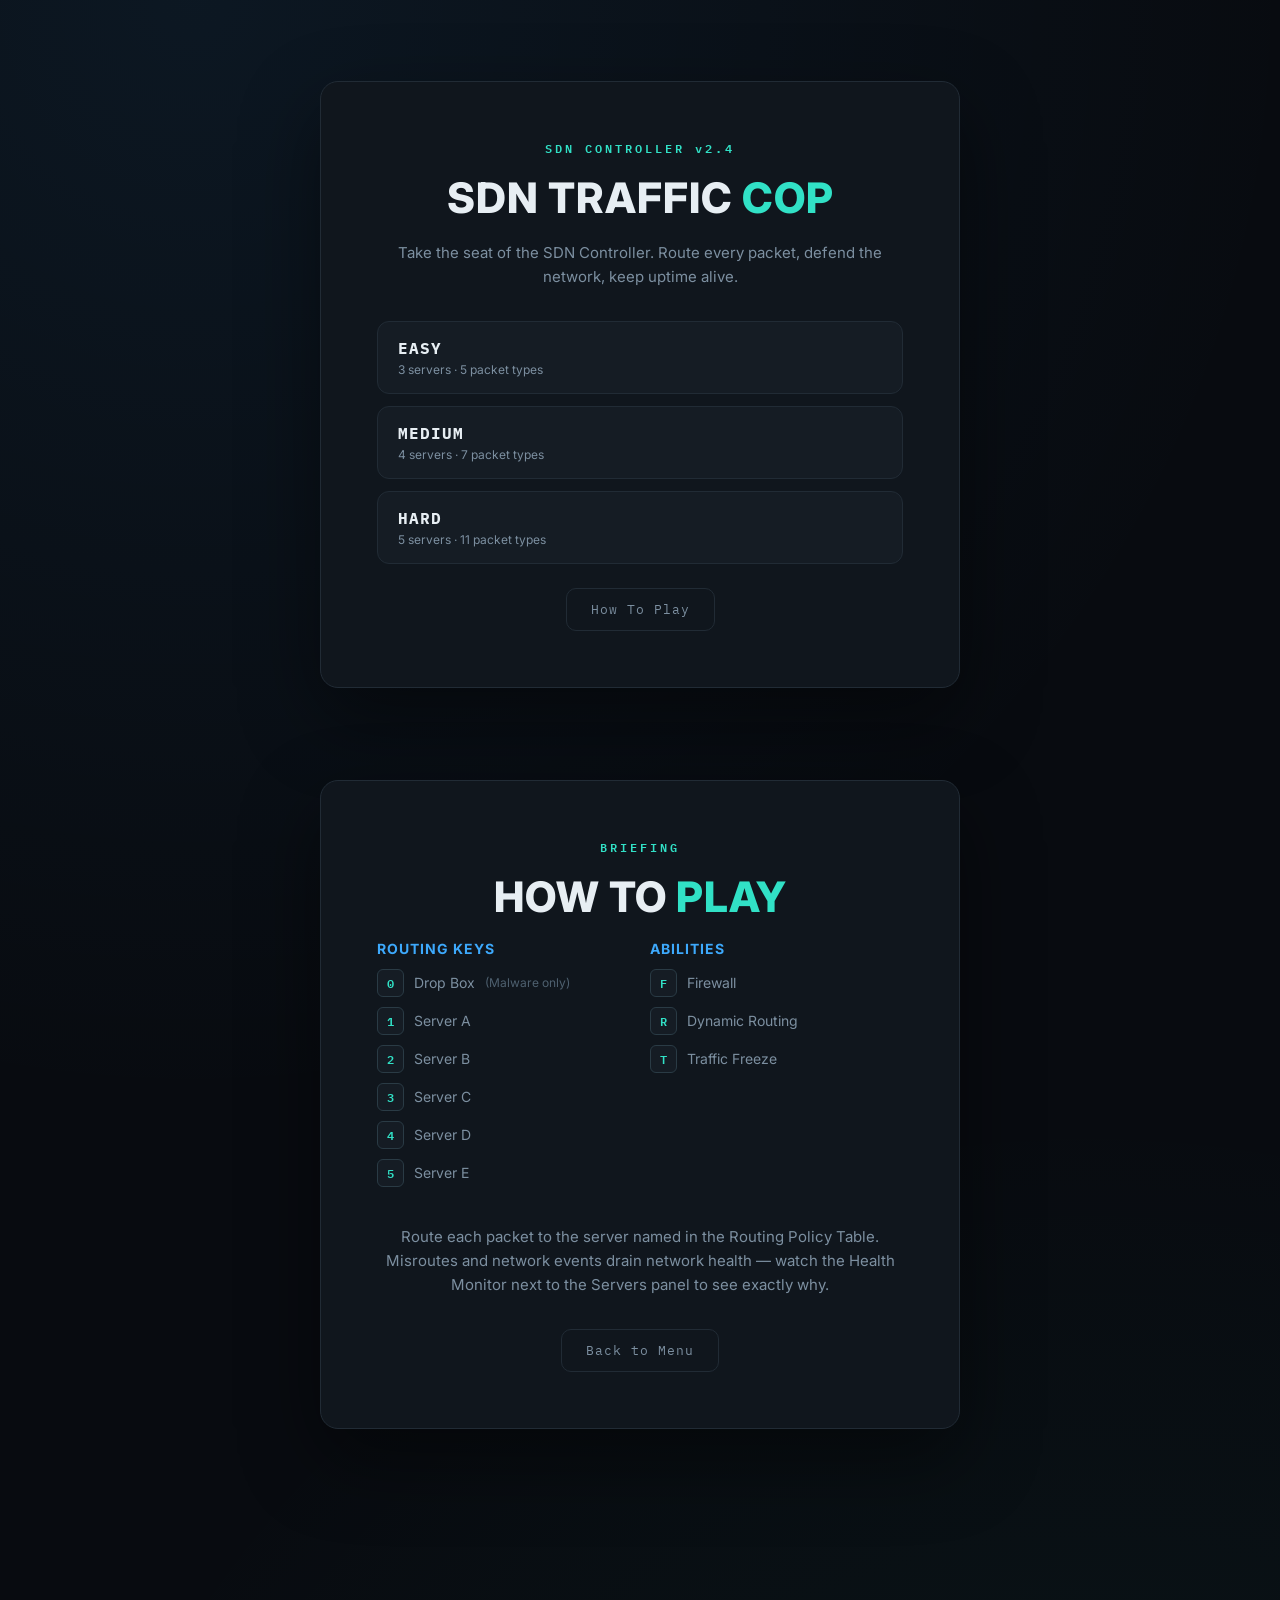
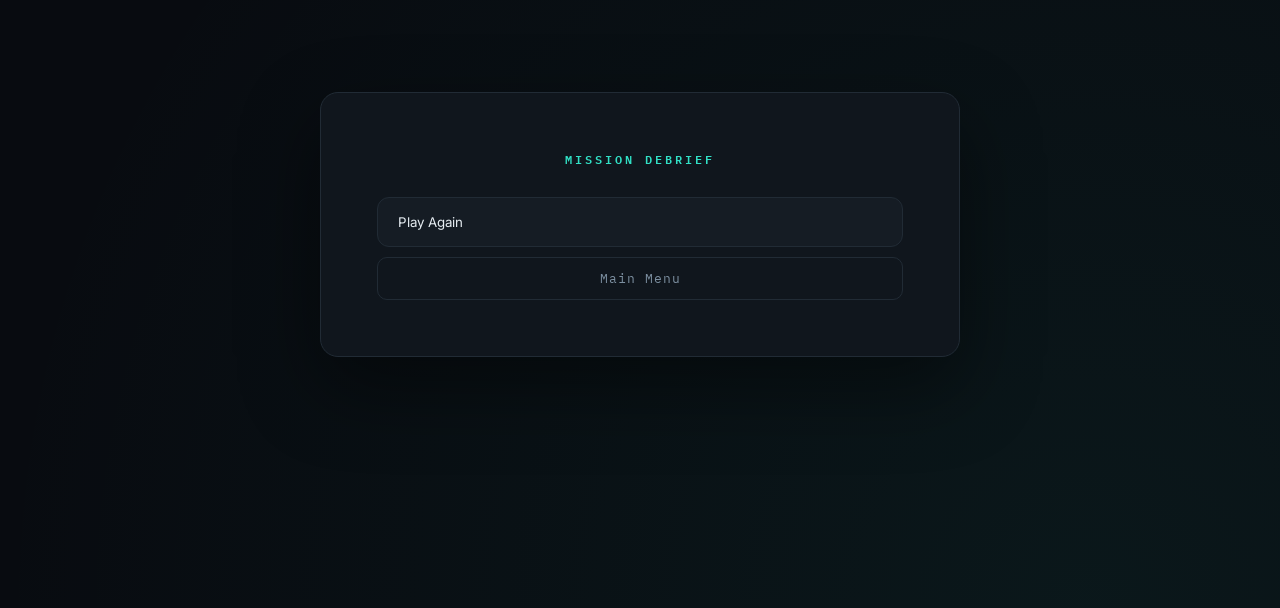
<file: index.html>
<!DOCTYPE html>
<html lang="en">

<head>
    <meta charset="UTF-8">
    <meta name="viewport" content="width=device-width, initial-scale=1.0">
    <title>SDN Traffic Cop</title>
    <link rel="preconnect" href="https://fonts.googleapis.com">
    <link rel="preconnect" href="https://fonts.gstatic.com" crossorigin>
    <link href="https://fonts.googleapis.com/css2?family=IBM+Plex+Mono:wght@400;500;600;700&family=Inter:wght@400;500;600;700;800&display=swap" rel="stylesheet">
    <link rel="stylesheet" href="style.css">
</head>

<body>

    <div class="noise-overlay"></div>

    <!-- MAIN MENU -->

    <div id="main-menu">

        <div class="menu-card">

            <p class="eyebrow">SDN CONTROLLER v2.4</p>

            <h1>SDN TRAFFIC <span class="accent">COP</span></h1>

            <p class="menu-sub">Take the seat of the SDN Controller. Route every packet, defend the network, keep uptime alive.</p>

            <div class="menu-actions">
                <button id="easy-btn" class="diff-btn diff-easy"><span>EASY</span><small>3 servers · 5 packet types</small></button>
                <button id="medium-btn" class="diff-btn diff-medium"><span>MEDIUM</span><small>4 servers · 7 packet types</small></button>
                <button id="hard-btn" class="diff-btn diff-hard"><span>HARD</span><small>5 servers · 11 packet types</small></button>
            </div>

            <button id="instruction-btn" class="ghost-btn">How To Play</button>

        </div>

    </div>



    <!-- INSTRUCTIONS -->

    <div id="instructions-page" class="hidden">

        <div class="menu-card">

            <p class="eyebrow">BRIEFING</p>

            <h1>HOW TO <span class="accent">PLAY</span></h1>

            <div class="instructions-grid">

                <div class="instr-block">
                    <h3>Routing Keys</h3>
                    <ul class="key-list">
                        <li><kbd>0</kbd> Drop Box <em>(Malware only)</em></li>
                        <li><kbd>1</kbd> Server A</li>
                        <li><kbd>2</kbd> Server B</li>
                        <li><kbd>3</kbd> Server C</li>
                        <li><kbd>4</kbd> Server D</li>
                        <li><kbd>5</kbd> Server E</li>
                    </ul>
                </div>

                <div class="instr-block">
                    <h3>Abilities</h3>
                    <ul class="key-list">
                        <li><kbd>F</kbd> Firewall</li>
                        <li><kbd>R</kbd> Dynamic Routing</li>
                        <li><kbd>T</kbd> Traffic Freeze</li>
                    </ul>
                </div>

            </div>

            <p class="menu-sub">Route each packet to the server named in the Routing Policy Table. Misroutes and network events drain network health — watch the Health Monitor next to the Servers panel to see exactly why.</p>

            <button id="back-btn" class="ghost-btn">Back to Menu</button>

        </div>

    </div>




    <!-- GAME CONTAINER -->

    <div id="game-container" class="hidden">


        <!-- TOP PANEL -->

        <div class="panel panel-header">

            <div class="header-row">
                <h1>SDN TRAFFIC <span class="accent">COP</span></h1>
                <div id="health-wrap">
                    <div class="health-label-row">
                        <span>NETWORK HEALTH</span>
                        <span id="health">100%</span>
                    </div>
                    <div id="health-bar-outer">
                        <div id="health-bar-fill"></div>
                    </div>
                </div>
            </div>

            <div class="stats">

                <div class="stat-chip"><span class="stat-label">Difficulty</span><span id="difficulty" class="stat-value">-</span></div>
                <div class="stat-chip"><span class="stat-label">Score</span><span id="score" class="stat-value">0</span></div>
                <div class="stat-chip"><span class="stat-label">Routed</span><span id="routed" class="stat-value">0</span></div>
                <div class="stat-chip"><span class="stat-label">Accuracy</span><span id="accuracy" class="stat-value">100%</span></div>
                <div class="stat-chip"><span class="stat-label">Uptime</span><span id="uptime" class="stat-value">0s</span></div>
                <div class="stat-chip"><span class="stat-label">Target</span><span id="target" class="stat-value">0</span></div>
                <div class="stat-chip"><span class="stat-label">Stack</span><span id="stack" class="stat-value">0/0</span></div>

            </div>

        </div>


        <!-- NETWORK HEALTH MONITOR (HIGHLIGHTED) -->

        <div class="panel monitor-panel">

            <h2>Network Health Monitor <span id="mode-badge" class="mode-badge">EASY MODE</span></h2>

            <div id="health-monitor">

                <div class="monitor-top">
                    <span id="monitor-status" class="monitor-status status-stable">STABLE</span>
                    <span id="monitor-percent">100%</span>
                </div>

                <p class="monitor-caption">Last Change</p>
                <div id="health-reason">
                    <p class="reason-title">No health changes yet</p>
                    <p class="reason-detail">Network health will stay at 100% until a misroute or network event occurs. Details of every change will appear here.</p>
                </div>

                <p class="monitor-caption">Event Log</p>
                <ul id="health-log"></ul>

            </div>

        </div>


        <div class="grid-layout">

            <!-- ROUTING TABLE -->

            <div class="panel span-2">

                <h2>Routing Policy Table</h2>

                <table>

                    <thead>
                        <tr>
                            <th>Packet Type</th>
                            <th>Destination</th>
                            <th>Description</th>
                        </tr>
                    </thead>

                    <tbody id="routing-table">

                    </tbody>

                </table>

            </div>



            <!-- CURRENT PACKET -->

            <div class="panel">

                <h2>Current Packet</h2>

                <h1 id="current-packet">---</h1>

                <p id="current-destination"></p>

            </div>



            <!-- UPCOMING PACKETS -->

            <div class="panel">

                <h2>Upcoming Packets</h2>

                <ul id="packet-stack">

                </ul>

            </div>



            <!-- NETWORK EVENT -->

            <div class="panel">

                <h2>Current Network Event</h2>

                <h3 id="network-event" class="event-neutral">No Active Events</h3>

            </div>



            <!-- SERVERS -->

            <div class="panel span-2">

                <h2>Servers</h2>

                <div id="servers">

                </div>

            </div>



            <!-- ABILITIES -->

            <div class="panel">

                <h2>Special SDN Abilities</h2>

                <p id="ability-firewall" class="ability-row">F - Firewall <span class="ability-status">READY</span></p>
                <p id="ability-routing" class="ability-row">R - Dynamic Routing <span class="ability-status">READY</span></p>
                <p id="ability-freeze" class="ability-row">T - Traffic Freeze <span class="ability-status">READY</span></p>

            </div>



            <!-- CONTROLS -->

            <div class="panel">

                <h2>Controls</h2>

                <p>Press 1-5 to Route Packets</p>

                <p>Press 0 for Malware Drop Box</p>

            </div>

        </div>

    </div>




    <!-- GAME OVER -->

    <div id="game-over" class="hidden">

        <div class="menu-card">

            <p class="eyebrow" id="game-result-eyebrow">MISSION DEBRIEF</p>

            <h1 id="game-result"></h1>

            <h2 id="final-score"></h2>

            <button id="play-again-btn" class="diff-btn diff-easy" style="width:100%;">Play Again</button>
            <button id="main-menu-btn" class="ghost-btn" style="width:100%; margin-top:10px;">Main Menu</button>

        </div>

    </div>



    <script src="script.js"></script>

</body>

</html>
</file>
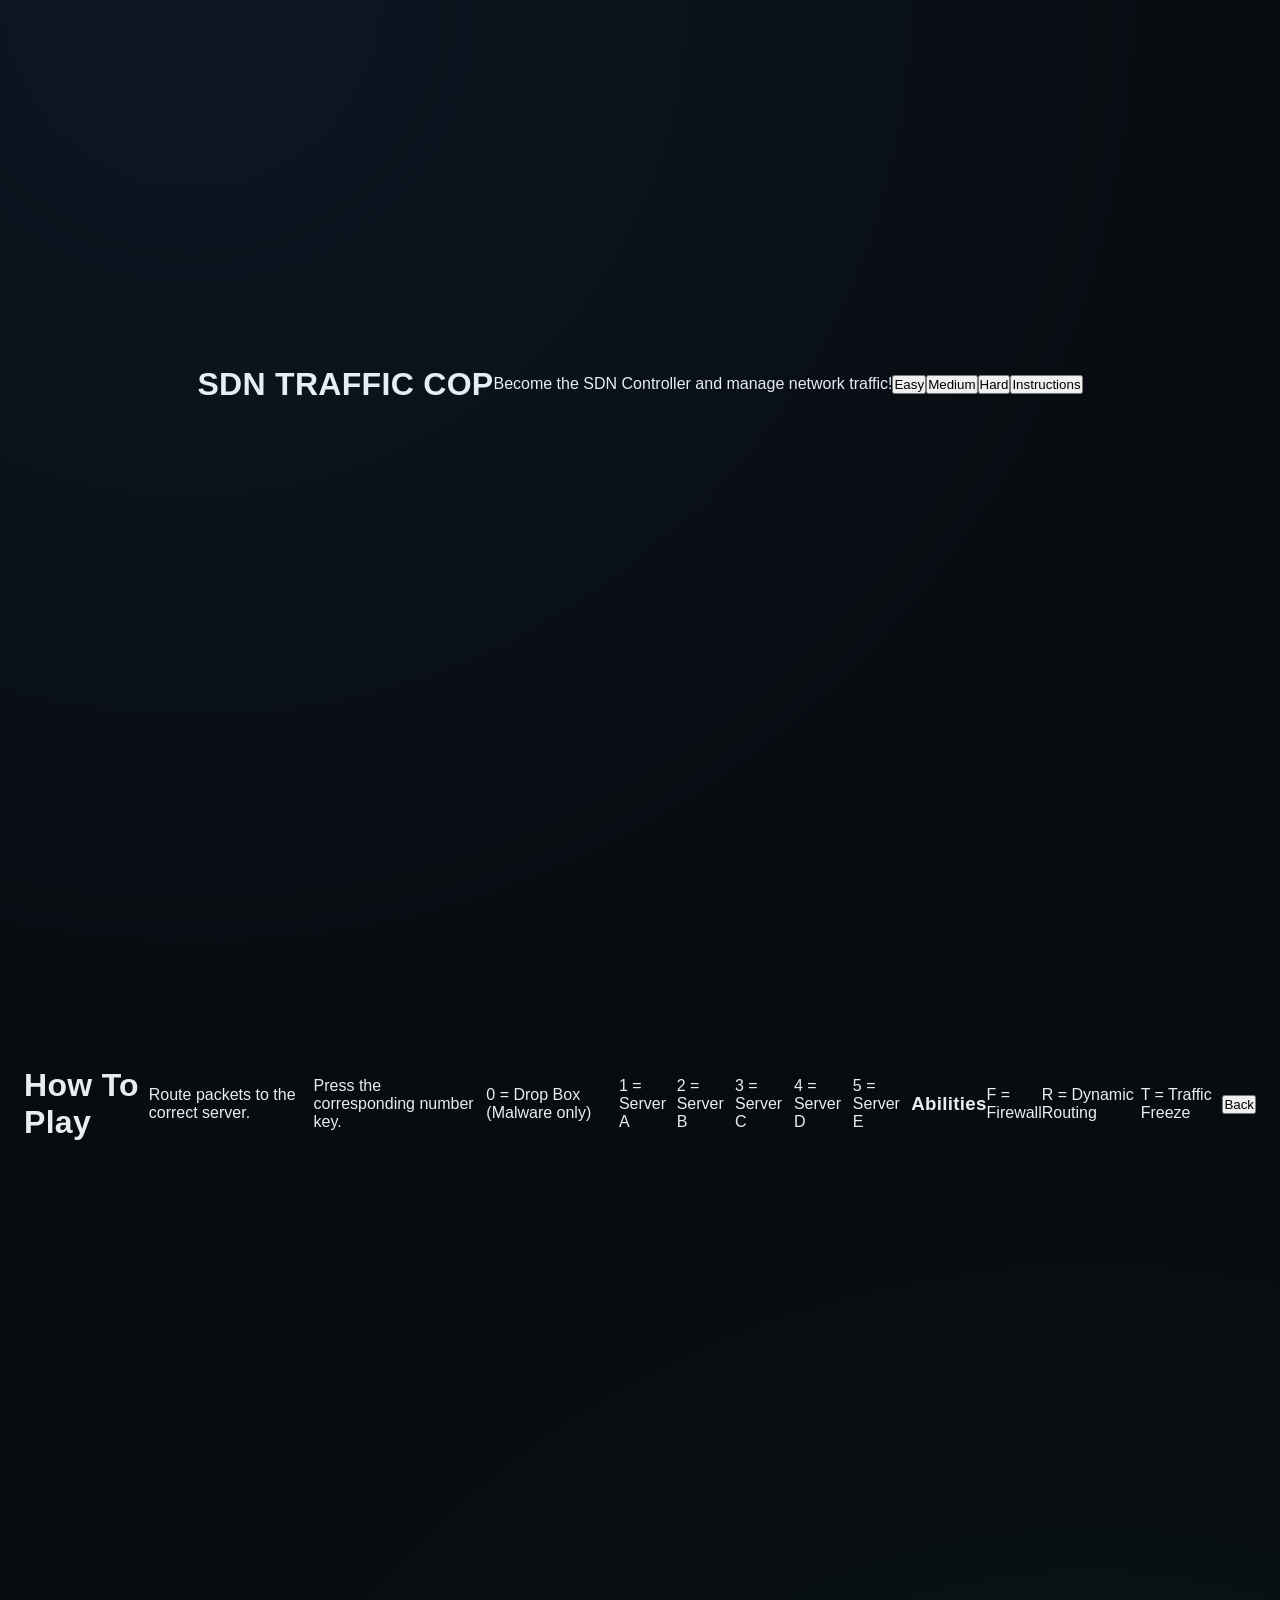
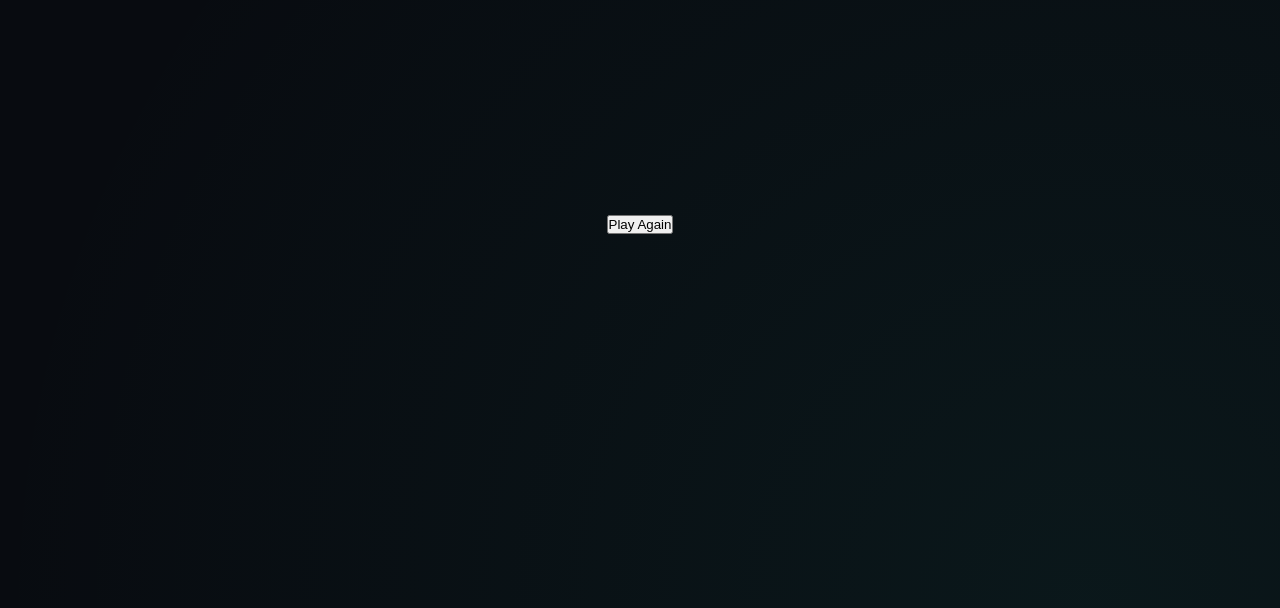
<file: index (1).html>
<!DOCTYPE html>
<html lang="en">

<head>
    <meta charset="UTF-8">
    <meta name="viewport" content="width=device-width, initial-scale=1.0">
    <title>SDN Traffic Cop</title>
    <link rel="stylesheet" href="style.css">
</head>

<body>

    <!-- MAIN MENU -->

    <div id="main-menu">

        <h1>SDN TRAFFIC COP</h1>

        <p>Become the SDN Controller and manage network traffic!</p>

        <button id="easy-btn">Easy</button>
        <button id="medium-btn">Medium</button>
        <button id="hard-btn">Hard</button>

        <br><br>

        <button id="instruction-btn">Instructions</button>

    </div>



    <!-- INSTRUCTIONS -->

    <div id="instructions-page" class="hidden">

        <h1>How To Play</h1>

        <p>Route packets to the correct server.</p>

        <p>Press the corresponding number key.</p>

        <p>0 = Drop Box (Malware only)</p>

        <p>1 = Server A</p>
        <p>2 = Server B</p>
        <p>3 = Server C</p>
        <p>4 = Server D</p>
        <p>5 = Server E</p>

        <br>

        <h3>Abilities</h3>

        <p>F = Firewall</p>
        <p>R = Dynamic Routing</p>
        <p>T = Traffic Freeze</p>

        <br>

        <button id="back-btn">Back</button>

    </div>




    <!-- GAME CONTAINER -->

    <div id="game-container" class="hidden">


        <!-- TOP PANEL -->

        <div class="panel">

            <h1>SDN TRAFFIC COP</h1>

            <div class="stats">

                <p id="difficulty">Difficulty : </p>

                <p id="score">Score : 0</p>

                <div id="health-wrap">

                    <p id="health">Health : 100%</p>

                    <div id="health-bar-outer">
                        <div id="health-bar-fill"></div>
                    </div>

                    <p id="health-reason"></p>

                </div>

                <p id="routed">Packets Routed : 0</p>

                <p id="accuracy">Accuracy : 100%</p>

                <p id="uptime">Uptime : 0s</p>

                <p id="target">Target : 0</p>

                <p id="stack">Stack : 0 / 0</p>

            </div>

        </div>



        <!-- ROUTING TABLE -->

        <div class="panel">

            <h2>Routing Policy Table</h2>

            <table>

                <thead>
                    <tr>
                        <th>Packet Type</th>
                        <th>Destination</th>
                        <th>Description</th>
                    </tr>
                </thead>

                <tbody id="routing-table">

                </tbody>

            </table>

        </div>



        <!-- CURRENT PACKET -->

        <div class="panel">

            <h2>Current Packet</h2>

            <h1 id="current-packet">---</h1>

            <p id="current-destination"></p>

        </div>



        <!-- UPCOMING PACKETS -->

        <div class="panel">

            <h2>Upcoming Packets</h2>

            <ul id="packet-stack">

            </ul>

        </div>



        <!-- NETWORK EVENT -->

        <div class="panel">

            <h2>Current Network Event</h2>

            <h3 id="network-event" class="event-neutral">No Active Events</h3>

        </div>



        <!-- SERVERS -->

        <div class="panel">

            <h2>Servers</h2>

            <div id="servers">

            </div>

        </div>



        <!-- ABILITIES -->

        <div class="panel">

            <h2>Special SDN Abilities</h2>

            <p id="ability-firewall" class="ability-row">F - Firewall <span class="ability-status">READY</span></p>
            <p id="ability-routing" class="ability-row">R - Dynamic Routing <span class="ability-status">READY</span></p>
            <p id="ability-freeze" class="ability-row">T - Traffic Freeze <span class="ability-status">READY</span></p>

        </div>



        <!-- CONTROLS -->

        <div class="panel">

            <h2>Controls</h2>

            <p>Press 1-5 to Route Packets</p>

            <p>Press 0 for Malware Drop Box</p>

        </div>



    </div>




    <!-- GAME OVER -->

    <div id="game-over" class="hidden">

        <h1 id="game-result"></h1>

        <h2 id="final-score"></h2>

        <button onclick="location.reload()">Play Again</button>

    </div>



    <script src="script.js"></script>

</body>

</html>
</file>
<file: style.css>
/*************************/
/* DESIGN TOKENS */
/*************************/

:root{

    --bg-void:#080B10;
    --bg-panel:#10161D;
    --bg-panel-alt:#151C24;
    --border-soft:#212B35;
    --border-accent:#2A3B45;

    --text-primary:#E7EEF3;
    --text-muted:#7C8FA0;
    --text-faint:#4E606F;

    --accent-cyan:#31E1C6;
    --accent-blue:#3DA9FC;
    --accent-amber:#FFB020;
    --accent-red:#FF4F6D;

    --mode-color:#31E1C6;

    --font-display:'Inter', sans-serif;
    --font-mono:'IBM Plex Mono', monospace;

}

body.theme-easy{ --mode-color:#31E1C6; }
body.theme-medium{ --mode-color:#FFB020; }
body.theme-hard{ --mode-color:#FF4F6D; }


/*************************/
/* GENERAL */
/*************************/

*{
    margin:0;
    padding:0;
    box-sizing:border-box;
}

body{

    background-color:var(--bg-void);
    background-image:
        radial-gradient(circle at 15% 0%, rgba(61,169,252,0.08), transparent 45%),
        radial-gradient(circle at 85% 100%, rgba(49,225,198,0.06), transparent 45%);
    color:var(--text-primary);
    font-family:var(--font-display);
    padding:24px;
    min-height:100vh;

}

h1, h2, h3{

    font-family:var(--font-display);
    letter-spacing:0.3px;

}

.accent{

    color:var(--accent-cyan);

}


/*************************/
/* HIDDEN CLASS */
/*************************/

.hidden{

    display:none;

}


/*************************/
/* MENU CARD (shared: menu / instructions / game-over) */
/*************************/

#main-menu, #instructions-page, #game-over{

    min-height:80vh;
    display:flex;
    align-items:center;
    justify-content:center;

}

.menu-card{

    background-color:var(--bg-panel);
    border:1px solid var(--border-soft);
    border-radius:18px;
    padding:56px;
    max-width:640px;
    width:100%;
    text-align:center;
    box-shadow:0 30px 80px rgba(0,0,0,0.45);

}

.eyebrow{

    font-family:var(--font-mono);
    color:var(--accent-cyan);
    letter-spacing:3px;
    font-size:12px;
    font-weight:600;
    margin-bottom:14px;

}

.menu-card h1{

    font-size:42px;
    font-weight:800;
    letter-spacing:1px;
    margin-bottom:18px;

}

.menu-sub{

    color:var(--text-muted);
    line-height:1.6;
    margin-bottom:32px;
    font-size:15px;

}


/*************************/
/* DIFFICULTY BUTTONS */
/*************************/

.menu-actions{

    display:flex;
    flex-direction:column;
    gap:12px;
    margin-bottom:24px;

}

.diff-btn{

    background-color:var(--bg-panel-alt);
    border:1px solid var(--border-soft);
    border-radius:12px;
    padding:16px 20px;
    color:var(--text-primary);
    cursor:pointer;
    text-align:left;
    display:flex;
    flex-direction:column;
    gap:4px;
    transition:0.18s ease;
    font-family:var(--font-display);

}

.diff-btn span{

    font-family:var(--font-mono);
    font-weight:700;
    font-size:16px;
    letter-spacing:1px;

}

.diff-btn small{

    color:var(--text-muted);
    font-size:12px;

}

.diff-btn:hover{

    transform:translateY(-2px);
    border-color:var(--border-accent);

}

.diff-easy:hover{ border-color:var(--accent-cyan); box-shadow:0 0 0 1px var(--accent-cyan) inset; }
.diff-medium:hover{ border-color:var(--accent-amber); box-shadow:0 0 0 1px var(--accent-amber) inset; }
.diff-hard:hover{ border-color:var(--accent-red); box-shadow:0 0 0 1px var(--accent-red) inset; }

.ghost-btn{

    background:transparent;
    border:1px solid var(--border-soft);
    color:var(--text-muted);
    padding:12px 24px;
    border-radius:10px;
    cursor:pointer;
    font-family:var(--font-mono);
    font-size:13px;
    letter-spacing:1px;
    transition:0.18s ease;

}

.ghost-btn:hover{

    color:var(--text-primary);
    border-color:var(--border-accent);

}


/*************************/
/* INSTRUCTIONS PAGE */
/*************************/

.instructions-grid{

    display:grid;
    grid-template-columns:1fr 1fr;
    gap:20px;
    margin-bottom:28px;
    text-align:left;

}

.instr-block h3{

    color:var(--accent-blue);
    font-size:14px;
    letter-spacing:1px;
    margin-bottom:12px;
    text-transform:uppercase;

}

.key-list{

    list-style:none;

}

.key-list li{

    color:var(--text-muted);
    font-size:14px;
    margin-bottom:10px;
    display:flex;
    align-items:center;
    gap:10px;

}

kbd{

    background-color:var(--bg-panel-alt);
    border:1px solid var(--border-accent);
    border-radius:6px;
    padding:3px 9px;
    font-family:var(--font-mono);
    color:var(--accent-cyan);
    font-size:12px;
    font-weight:600;

}

.key-list em{

    color:var(--text-faint);
    font-style:normal;
    font-size:12px;

}


/*************************/
/* GAME CONTAINER LAYOUT */
/*************************/

#game-container{

    width:100%;
    max-width:1400px;
    margin:0 auto;

}

.grid-layout{

    display:grid;
    grid-template-columns:1fr 1fr;
    gap:20px;

}

.span-2{

    grid-column:span 2;

}


/*************************/
/* PANELS */
/*************************/

.panel{

    background-color:var(--bg-panel);
    padding:24px;
    margin-bottom:20px;
    border-radius:16px;
    border:1px solid var(--border-soft);

}

.panel h2{

    color:var(--text-primary);
    font-size:14px;
    text-transform:uppercase;
    letter-spacing:1.5px;
    margin-bottom:16px;
    font-weight:600;
    display:flex;
    align-items:center;
    gap:8px;

}

.panel h2::before{

    content:"";
    width:6px;
    height:6px;
    border-radius:50%;
    background-color:var(--accent-cyan);
    display:inline-block;

}


/*************************/
/* HEADER PANEL */
/*************************/

.panel-header{

    margin-bottom:20px;

}

.header-row{

    display:flex;
    justify-content:space-between;
    align-items:center;
    gap:40px;
    margin-bottom:20px;
    flex-wrap:wrap;

}

.panel-header h1{

    font-size:24px;
    font-weight:800;
    white-space:nowrap;

}

#health-wrap{

    flex:1;
    min-width:220px;
    max-width:340px;

}

.health-label-row{

    display:flex;
    justify-content:space-between;
    font-family:var(--font-mono);
    font-size:12px;
    color:var(--text-muted);
    letter-spacing:1px;
    margin-bottom:6px;

}

#health{

    color:var(--text-primary);
    font-weight:600;

}


/*************************/
/* HEALTH BAR */
/*************************/

#health-bar-outer{

    width:100%;
    height:10px;
    background-color:var(--bg-void);
    border:1px solid var(--border-soft);
    border-radius:8px;
    overflow:hidden;

}

#health-bar-fill{

    height:100%;
    width:100%;
    background-color:var(--accent-cyan);
    transition:width 0.3s ease, background-color 0.3s ease;

}

#health-bar-fill.warning{

    background-color:var(--accent-amber);

}

#health-bar-fill.danger{

    background-color:var(--accent-red);

}


/*************************/
/* STAT CHIPS */
/*************************/

.stats{

    display:flex;
    flex-wrap:wrap;
    gap:10px;

}

.stat-chip{

    background-color:var(--bg-panel-alt);
    border:1px solid var(--border-soft);
    border-radius:10px;
    padding:10px 16px;
    display:flex;
    flex-direction:column;
    gap:2px;
    min-width:100px;

}

.stat-label{

    font-family:var(--font-mono);
    font-size:10px;
    color:var(--text-faint);
    letter-spacing:1px;
    text-transform:uppercase;

}

.stat-value{

    font-family:var(--font-mono);
    font-size:16px;
    font-weight:600;
    color:var(--text-primary);

}


/*************************/
/* ROUTING TABLE */
/*************************/

table{

    width:100%;
    border-collapse:collapse;
    font-size:14px;

}

td, th{

    border-bottom:1px solid var(--border-soft);
    padding:10px 8px;
    text-align:left;

}

th{

    color:var(--text-faint);
    font-family:var(--font-mono);
    font-size:11px;
    text-transform:uppercase;
    letter-spacing:1px;
    font-weight:600;

}

td{

    color:var(--text-muted);

}

td:first-child{

    color:var(--text-primary);
    font-family:var(--font-mono);
    font-weight:600;

}


/*************************/
/* CURRENT PACKET */
/*************************/

#current-packet{

    color:var(--accent-cyan);
    font-family:var(--font-mono);
    font-size:44px;
    font-weight:700;
    text-align:center;
    margin-bottom:10px;
    letter-spacing:1px;

}

#current-destination{

    text-align:center;
    font-size:14px;
    color:var(--text-muted);
    font-family:var(--font-mono);

}


/*************************/
/* PACKET STACK */
/*************************/

#packet-stack{

    list-style:none;
    display:flex;
    flex-direction:column;
    gap:8px;

}

#packet-stack li{

    background-color:var(--bg-panel-alt);
    border:1px solid var(--border-soft);
    padding:9px 14px;
    border-radius:8px;
    font-family:var(--font-mono);
    font-size:13px;
    color:var(--text-muted);

}

#packet-stack li:first-child{

    color:var(--accent-cyan);
    border-color:var(--border-accent);

}


/*************************/
/* NETWORK EVENTS */
/*************************/

#network-event{

    text-align:center;
    font-size:18px;
    padding:14px 0;

}

.event-neutral{

    color:var(--text-muted);

}

.event-bad{

    color:var(--accent-red);

}


/*************************/
/* NETWORK HEALTH MONITOR (HIGHLIGHTED PANEL) */
/*************************/

.monitor-panel{

    border:1px solid var(--mode-color);
    box-shadow:0 0 0 1px rgba(255,255,255,0.02), 0 0 30px -6px var(--mode-color);
    animation:monitor-pulse 3s ease-in-out infinite;

}

@keyframes monitor-pulse{

    0%, 100%{ box-shadow:0 0 0 1px rgba(255,255,255,0.02), 0 0 22px -8px var(--mode-color); }
    50%{ box-shadow:0 0 0 1px rgba(255,255,255,0.02), 0 0 38px -6px var(--mode-color); }

}

.mode-badge{

    margin-left:auto;
    font-family:var(--font-mono);
    font-size:10px;
    letter-spacing:1px;
    color:var(--mode-color);
    border:1px solid var(--mode-color);
    padding:3px 10px;
    border-radius:20px;

}

.monitor-panel h2{

    display:flex;
    align-items:center;

}


/*************************/
/* SERVERS */
/*************************/

#servers{

    display:flex;
    flex-wrap:wrap;
    gap:14px;

}

.server{

    flex:1 1 120px;
    background-color:var(--bg-panel-alt);
    padding:14px;
    border-radius:12px;
    text-align:center;
    border:1px solid var(--border-soft);
    transition:0.2s ease;

}

.server h3{

    color:var(--text-primary);
    font-size:13px;
    margin-bottom:8px;
    font-weight:600;

}

.server p{

    margin:4px 0 0 0;
    font-family:var(--font-mono);
    font-size:11px;
    letter-spacing:1px;

}

.server.active-target{

    border-color:var(--accent-blue);
    box-shadow:0 0 0 1px var(--accent-blue), 0 0 20px rgba(61,169,252,0.25);

}


/*************************/
/* SERVER STATUS COLORS */
/*************************/

.online{

    color:var(--accent-cyan);

}

.offline{

    color:var(--accent-red);

}

.congested{

    color:var(--accent-amber);

}


/*************************/
/* NETWORK HEALTH MONITOR BOX */
/*************************/

#health-monitor{

    background-color:var(--bg-panel-alt);
    border:1px solid var(--border-soft);
    border-radius:12px;
    padding:16px;

}

.monitor-top{

    display:flex;
    justify-content:space-between;
    align-items:center;
    margin-bottom:14px;

}

#monitor-percent{

    font-family:var(--font-mono);
    font-size:22px;
    font-weight:700;
    color:var(--text-primary);

}

.monitor-status{

    font-family:var(--font-mono);
    font-size:11px;
    letter-spacing:1px;
    font-weight:700;
    padding:5px 12px;
    border-radius:20px;

}

.status-stable{

    background-color:rgba(49,225,198,0.12);
    color:var(--accent-cyan);

}

.status-degraded{

    background-color:rgba(255,176,32,0.14);
    color:var(--accent-amber);

}

.status-critical{

    background-color:rgba(255,79,109,0.16);
    color:var(--accent-red);

}

.monitor-caption{

    font-family:var(--font-mono);
    font-size:10px;
    text-transform:uppercase;
    letter-spacing:1px;
    color:var(--text-faint);
    margin-bottom:6px;
    margin-top:14px;

}

#health-reason{

    background-color:var(--bg-void);
    border:1px solid var(--border-soft);
    border-radius:10px;
    padding:12px 14px;

}

.reason-title{

    font-weight:700;
    font-size:14px;
    color:var(--text-primary);
    margin-bottom:6px;
    display:flex;
    align-items:center;
    gap:8px;

}

.reason-detail{

    font-size:13px;
    color:var(--text-muted);
    line-height:1.6;

}

.severity-tag{

    font-family:var(--font-mono);
    font-size:10px;
    font-weight:700;
    letter-spacing:0.5px;
    padding:2px 9px;
    border-radius:12px;

}

.severity-minor{

    background-color:rgba(255,176,32,0.14);
    color:var(--accent-amber);

}

.severity-moderate{

    background-color:rgba(61,169,252,0.14);
    color:var(--accent-blue);

}

.severity-severe{

    background-color:rgba(255,79,109,0.16);
    color:var(--accent-red);

}

#health-log{

    list-style:none;
    display:flex;
    flex-direction:column;
    gap:6px;
    max-height:150px;
    overflow-y:auto;

}

#health-log li{

    font-family:var(--font-mono);
    font-size:12px;
    color:var(--text-muted);
    border-left:2px solid var(--border-soft);
    padding:4px 0 4px 10px;

}

#health-log li.log-bad{

    border-left-color:var(--accent-red);

}

#health-log li .log-time{

    color:var(--text-faint);
    margin-right:8px;

}


/*************************/
/* ABILITY STATUS BADGES */
/*************************/

.ability-row{

    display:flex;
    justify-content:space-between;
    align-items:center;
    font-size:14px;
    padding:8px 0;
    border-bottom:1px solid var(--border-soft);

}

.ability-row:last-child{

    border-bottom:none;

}

.ability-status{

    font-family:var(--font-mono);
    font-size:11px;
    font-weight:700;
    padding:4px 12px;
    border-radius:20px;
    background-color:var(--bg-void);
    color:var(--text-faint);
    letter-spacing:0.5px;

}

.ability-status.active{

    background-color:rgba(61,169,252,0.14);
    color:var(--accent-blue);

}


/*************************/
/* CONTROLS / GENERIC PANEL TEXT */
/*************************/

.panel p{

    color:var(--text-muted);
    font-size:14px;
    margin-bottom:6px;

}


/*************************/
/* GAME OVER */
/*************************/

#final-score{

    color:var(--text-muted);
    font-size:18px;
    margin-bottom:28px;
    font-family:var(--font-mono);

}


/*************************/
/* RESPONSIVE */
/*************************/

@media(max-width:900px){

    .grid-layout{

        grid-template-columns:1fr;

    }

    .span-2{

        grid-column:span 1;

    }

    .header-row{

        flex-direction:column;
        align-items:flex-start;

    }

    #health-wrap{

        max-width:100%;

    }

    .instructions-grid{

        grid-template-columns:1fr;

    }

}
</file>
